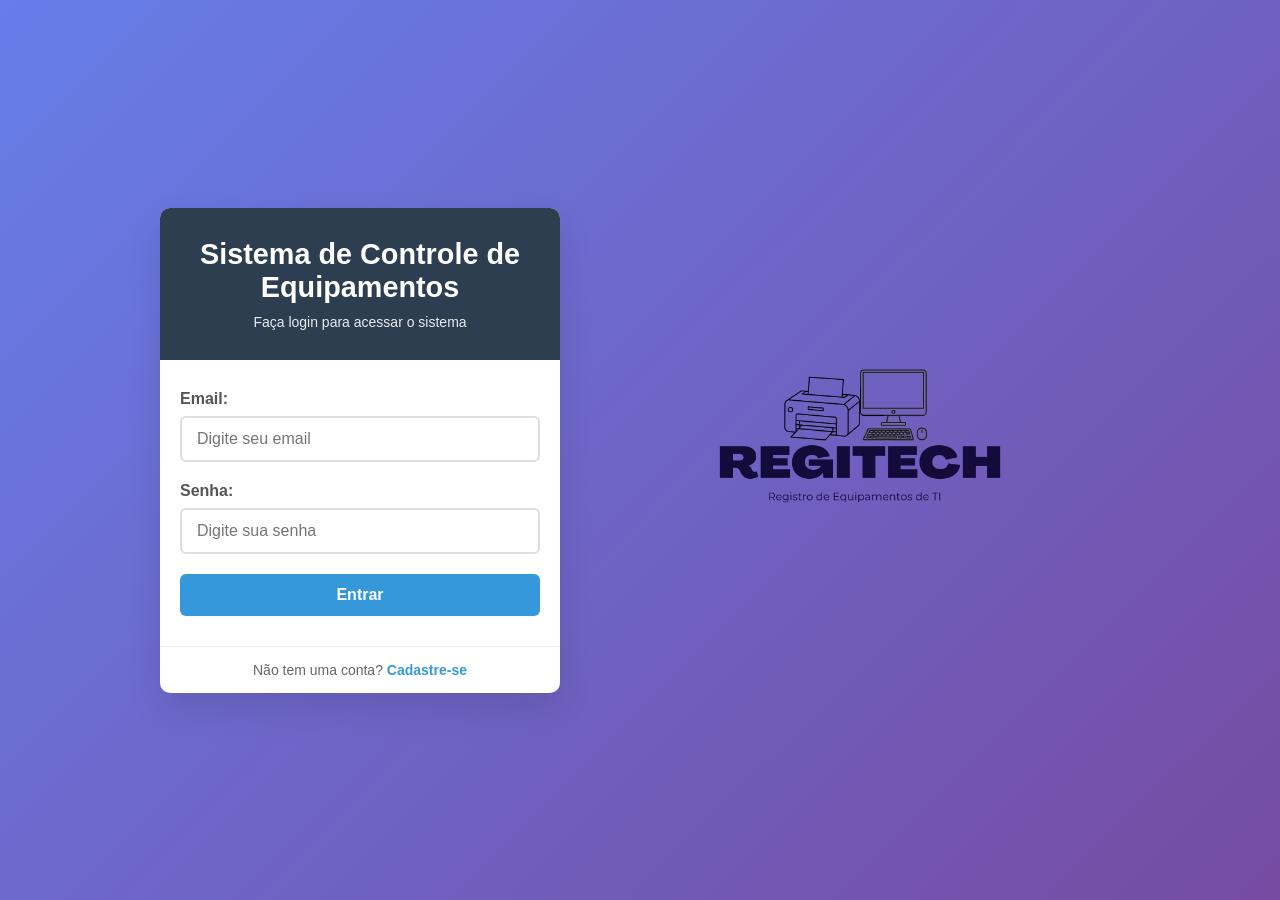
<file: index.html>
<!DOCTYPE html>
<html lang="pt-BR">

<head>
    <meta charset="UTF-8">
    <meta name="viewport" content="width=device-width, initial-scale=1.0">
    <title>Página principal - Regitech</title>
    <link rel="stylesheet" href="styles.css">
    <link rel="stylesheet" href="ai-styles.css">
</head>

<body>
    <div class="container">
        <header>
            <div class="header-content">
                <div class="logo-section">
                    <img src="Reigtech.png" alt="Reigtech Logo" class="logo">
                    <h1>Sistema de Controle de Equipamentos</h1>
                </div>
                <div class="user-info">
                    <span id="welcomeMessage"></span>
                    <button id="logoutBtn" class="logout-btn">Sair</button>
                </div>
            </div>
        </header>

        <main>
            <section class="form-section">
                <h2>Cadastrar Equipamento</h2>
                <form id="equipmentForm">
                    <div class="form-group">
                        <label for="tipo">Tipo de Equipamento:</label>
                        <select id="tipo" required>
                            <option value="">Selecione...</option>
                            <option value="computador">Computador</option>
                            <option value="monitor">Monitor</option>
                            <option value="impressora">Impressora</option>
                            <option value="periferico">Teclado</option>
                            <option value="outros">Outros</option>
                        </select>
                    </div>

                    <div class="form-group">
                        <label for="patrimonio">Número de Patrimônio:</label>
                        <input type="text" id="patrimonio" required>
                    </div>

                    <div class="form-group">
                        <label for="usuario">Usuário Responsável:</label>
                        <input type="text" id="usuario" required>
                    </div>

                    <div class="form-group">
                        <label for="localizacao">Localização:</label>
                        <input type="text" id="localizacao" required>
                    </div>

                    <div class="form-group">
                        <label for="status">Status:</label>
                        <select id="status" required>
                            <option value="">Selecione...</option>
                            <option value="em-uso">Em Uso</option>
                            <option value="manutencao">Manutenção</option>
                            <option value="disponivel">Disponível</option>
                        </select>
                    </div>

                    <button type="submit">Cadastrar Equipamento</button>
                </form>
            </section>

            <section class="list-section">
                <h2>Equipamentos Cadastrados</h2>
                <div class="filters">
                    <input type="text" id="searchInput" placeholder="Buscar por patrimônio, usuário ou localização...">
                    <select id="filterStatus">
                        <option value="">Todos os status</option>
                        <option value="em-uso">Em Uso</option>
                        <option value="manutencao">Manutenção</option>
                        <option value="disponivel">Disponível</option>
                    </select>
                    <select id="filterType">
                        <option value="">Todos os tipos</option>
                        <option value="computador">Computador</option>
                        <option value="monitor">Monitor</option>
                        <option value="impressora">Impressora</option>
                        <option value="periferico">Teclado</option>
                        <option value="outros">Outros</option>
                    </select>
                </div>
                <div id="equipmentList"></div>
            </section>
        </main>
    </div>

    <script src="script.js"></script>
    <script src="ai-assistant.js"></script>
</body>

</html>
</file>
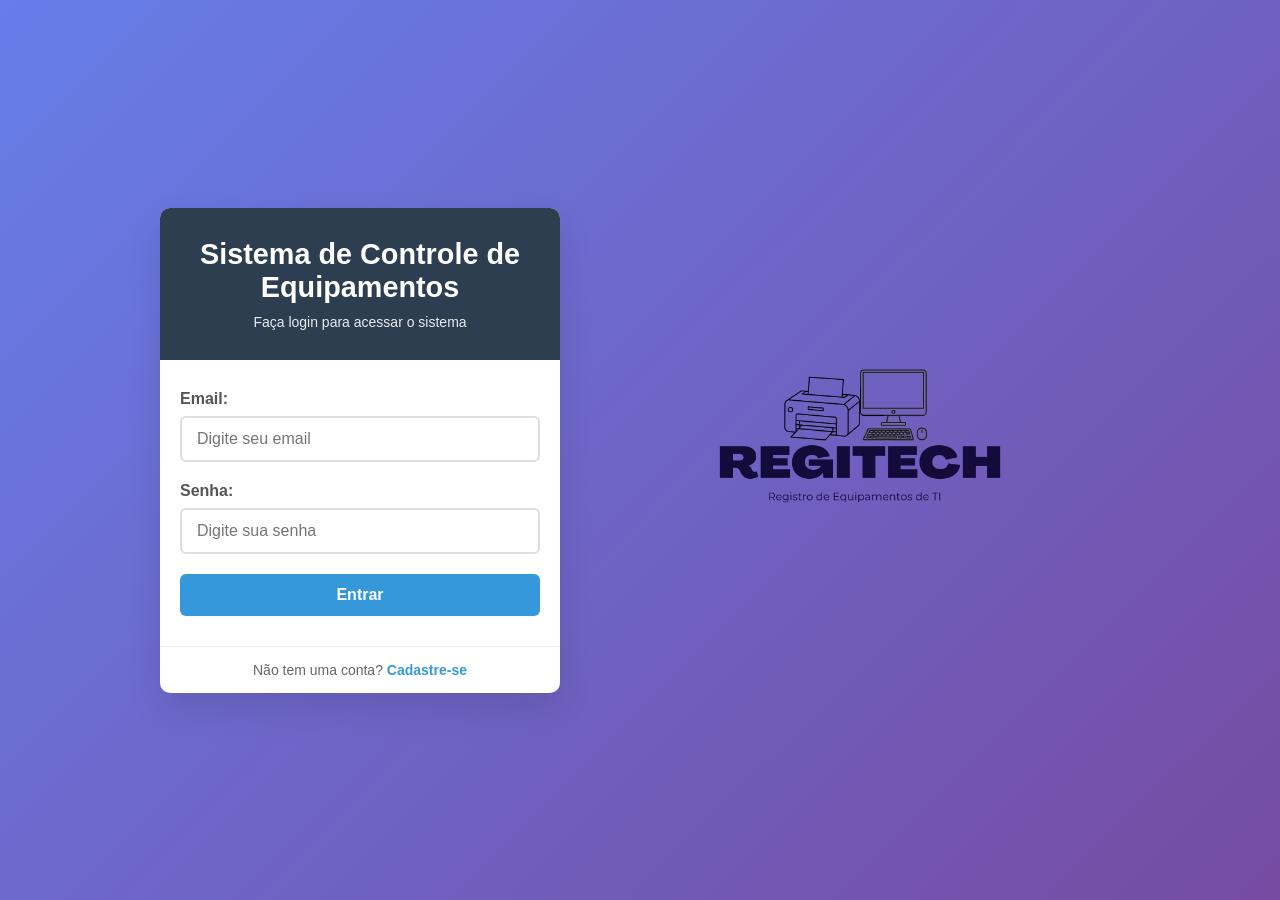
<file: login.html>
<!DOCTYPE html>
<html lang="pt-BR">

<head>
    <meta charset="UTF-8">
    <meta name="viewport" content="width=device-width, initial-scale=1.0">
    <title>Regitech - Login</title>
    <link rel="stylesheet" href="login-styles.css">
</head>

<body>
    <div class="login-container">
        <div class="login-content">
            <div class="login-box">
                <div class="login-header">
                    <h1>Sistema de Controle de Equipamentos</h1>
                    <p>Faça login para acessar o sistema</p>
                </div>

                <form id="loginForm" class="login-form">
                    <div class="form-group">
                        <label for="username">Email:</label>
                        <input type="text" id="username" required placeholder="Digite seu email">
                    </div>

                    <div class="form-group">
                        <label for="password">Senha:</label>
                        <input type="password" id="password" required placeholder="Digite sua senha">
                    </div>

                    <button type="submit" class="login-btn">Entrar</button>

                    <div id="errorMessage" class="error-message"></div>
                </form>

                <div class="login-links">
                    <p>Não tem uma conta? <a href="register.html">Cadastre-se</a></p>
                </div>
            </div>

            <div class="logo-section">
                <img src="Reigtech.png" alt="Reigtech Logo" class="login-logo">
            </div>
        </div>
    </div>

    <script src="login.js"></script>
</body>

</html>
</file>
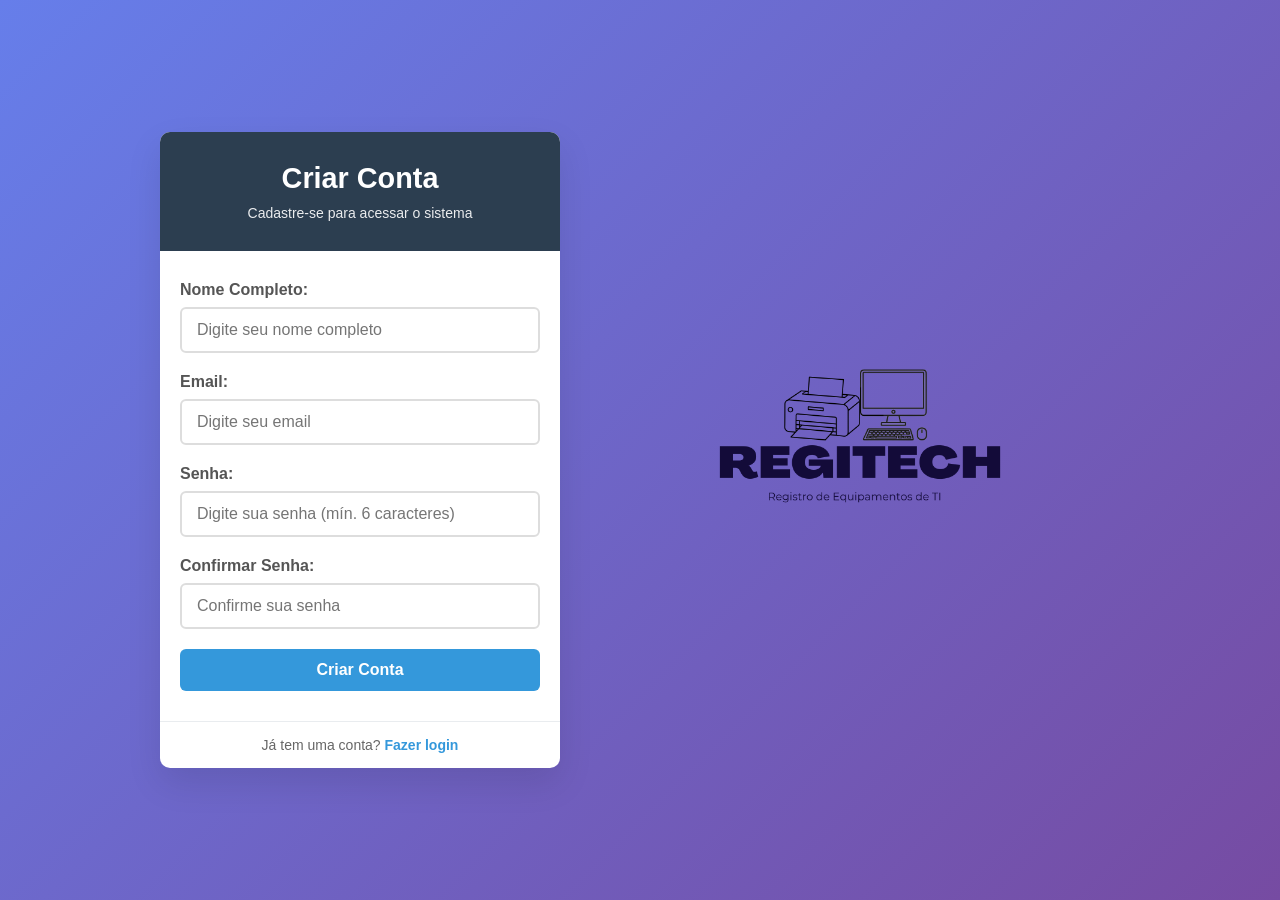
<file: register.html>
<!DOCTYPE html>
<html lang="pt-BR">

<head>
    <meta charset="UTF-8">
    <meta name="viewport" content="width=device-width, initial-scale=1.0">
    <title>Registro de usuário - Regitech</title>
    <link rel="stylesheet" href="login-styles.css">
</head>

<body>
    <div class="login-container">
        <div class="login-content">
            <div class="login-box">
                <div class="login-header">
                    <h1>Criar Conta</h1>
                    <p>Cadastre-se para acessar o sistema</p>
                </div>

                <form id="registerForm" class="login-form">
                    <div class="form-group">
                        <label for="fullName">Nome Completo:</label>
                        <input type="text" id="fullName" required placeholder="Digite seu nome completo">
                    </div>

                    <div class="form-group">
                        <label for="email">Email:</label>
                        <input type="email" id="email" required placeholder="Digite seu email">
                    </div>
                    
                    <div class="form-group">
                        <label for="password">Senha:</label>
                        <input type="password" id="password" required placeholder="Digite sua senha (mín. 6 caracteres)">
                    </div>

                    <div class="form-group">
                        <label for="confirmPassword">Confirmar Senha:</label>
                        <input type="password" id="confirmPassword" required placeholder="Confirme sua senha">
                    </div>
                    
                    <button type="submit" class="login-btn">Criar Conta</button>
                    
                    <div id="errorMessage" class="error-message"></div>
                    <div id="successMessage" class="success-message"></div>
                </form>
                
                <div class="login-links">
                    <p>Já tem uma conta? <a href="login.html">Fazer login</a></p>
                </div>
            </div>

            <div class="logo-section">
                <img src="Reigtech.png" alt="Reigtech Logo" class="login-logo">
            </div>
        </div>
    </div>
    
    <script src="register.js"></script>
</body>

</html>
</file>
<file: styles.css>
* {
    margin: 0;
    padding: 0;
    box-sizing: border-box;
}

body {
    font-family: 'Segoe UI', Tahoma, Geneva, Verdana, sans-serif;
    background-color: #f5f5f5;
    color: #333;
}

.container {
    max-width: 1200px;
    margin: 0 auto;
    padding: 20px;
}

header {
    margin-bottom: 30px;
}

.header-content {
    display: flex;
    justify-content: space-between;
    align-items: center;
    background: white;
    padding: 20px 25px;
    border-radius: 8px;
    box-shadow: 0 2px 10px rgba(0,0,0,0.1);
}

.logo-section {
    display: flex;
    align-items: center;
    gap: 15px;
}

.logo {
    height: 200px;
    width: auto;
}

.header-content h1 {
    color: #2c3e50;
    font-size: 2.5rem;
    margin: 0;
}

.user-info {
    display: flex;
    align-items: center;
    gap: 15px;
}

.user-info span {
    color: #555;
    font-weight: 600;
}

.logout-btn {
    background-color: #e74c3c;
    color: white;
    padding: 8px 16px;
    border: none;
    border-radius: 4px;
    cursor: pointer;
    font-size: 14px;
    font-weight: 600;
    transition: background-color 0.3s;
    width: auto;
}

.logout-btn:hover {
    background-color: #c0392b;
}

main {
    display: grid;
    grid-template-columns: 1fr 2fr;
    gap: 30px;
}

.form-section, .list-section {
    background: white;
    padding: 25px;
    border-radius: 8px;
    box-shadow: 0 2px 10px rgba(0,0,0,0.1);
}

.form-section h2, .list-section h2 {
    color: #34495e;
    margin-bottom: 20px;
    border-bottom: 2px solid #3498db;
    padding-bottom: 10px;
}

.form-group {
    margin-bottom: 15px;
}

.form-group label {
    display: block;
    margin-bottom: 5px;
    font-weight: 600;
    color: #555;
}

.form-group input, .form-group select {
    width: 100%;
    padding: 10px;
    border: 2px solid #ddd;
    border-radius: 4px;
    font-size: 14px;
    transition: border-color 0.3s;
}

.form-group input:focus, .form-group select:focus {
    outline: none;
    border-color: #3498db;
}

button {
    background-color: #3498db;
    color: white;
    padding: 12px 24px;
    border: none;
    border-radius: 4px;
    cursor: pointer;
    font-size: 16px;
    font-weight: 600;
    transition: background-color 0.3s;
    width: 100%;
}

button:hover {
    background-color: #2980b9;
}

.filters {
    display: grid;
    grid-template-columns: 2fr 1fr 1fr;
    gap: 10px;
    margin-bottom: 20px;
}

.filters input, .filters select {
    padding: 8px;
    border: 2px solid #ddd;
    border-radius: 4px;
}

.equipment-item {
    background: #f8f9fa;
    border: 1px solid #e9ecef;
    border-radius: 6px;
    padding: 15px;
    margin-bottom: 10px;
    transition: transform 0.2s, box-shadow 0.2s;
}

.equipment-item:hover {
    transform: translateY(-2px);
    box-shadow: 0 4px 12px rgba(0,0,0,0.1);
}

.equipment-header {
    display: flex;
    justify-content: space-between;
    align-items: center;
    margin-bottom: 10px;
}

.equipment-type {
    background: #3498db;
    color: white;
    padding: 4px 8px;
    border-radius: 4px;
    font-size: 12px;
    font-weight: 600;
    text-transform: uppercase;
}

.equipment-patrimonio {
    font-weight: 600;
    font-size: 18px;
    color: #2c3e50;
}

.equipment-details {
    display: grid;
    grid-template-columns: 1fr 1fr;
    gap: 10px;
    margin-bottom: 10px;
}

.equipment-detail {
    font-size: 14px;
}

.equipment-detail strong {
    color: #555;
}

.status {
    padding: 4px 8px;
    border-radius: 4px;
    font-size: 12px;
    font-weight: 600;
    text-transform: uppercase;
}

.status.em-uso {
    background: #e74c3c;
    color: white;
}

.status.manutencao {
    background: #f39c12;
    color: white;
}

.status.disponivel {
    background: #27ae60;
    color: white;
}

.delete-btn {
    background: #e74c3c;
    color: white;
    border: none;
    padding: 5px 10px;
    border-radius: 4px;
    cursor: pointer;
    font-size: 12px;
    width: auto;
}

.delete-btn:hover {
    background: #c0392b;
}

.no-equipment {
    text-align: center;
    color: #7f8c8d;
    font-style: italic;
    padding: 40px;
}

@media (max-width: 768px) {
    main {
        grid-template-columns: 1fr;
    }
    
    .filters {
        grid-template-columns: 1fr;
    }
    
    .equipment-details {
        grid-template-columns: 1fr;
    }
    
    .header-content {
        flex-direction: column;
        gap: 15px;
        text-align: center;
    }
    
    .logo-section {
        flex-direction: column;
        gap: 10px;
    }
    
    .header-content h1 {
        font-size: 2rem;
    }
}
</file>
<file: ai-styles.css>
/* Botao flutuante */
.ai-widget {
    position: fixed;
    top: 20px;
    right: 20px;
    z-index: 1000;
}

.ai-toggle {
    background: linear-gradient(135deg, #667eea, #764ba2);
    color: white;
    border: none;
    padding: 12px 18px;
    border-radius: 25px;
    cursor: pointer;
    display: flex;
    align-items: center;
    gap: 8px;
    font-weight: 600;
    font-size: 14px;
    box-shadow: 0 4px 15px rgba(102,126,234,0.4);
    transition: transform 0.2s, box-shadow 0.2s;
}

.ai-toggle:hover {
    transform: translateY(-2px);
    box-shadow: 0 6px 20px rgba(102,126,234,0.5);
}

/* Painel */
.ai-panel {
    position: absolute;
    top: 60px;
    right: 0;
    width: 360px;
    max-height: 80vh;
    overflow-y: auto;
    background: white;
    border-radius: 12px;
    box-shadow: 0 10px 40px rgba(0,0,0,0.2);
}

.ai-header {
    background: linear-gradient(135deg, #667eea, #764ba2);
    color: white;
    padding: 15px 20px;
    display: flex;
    justify-content: space-between;
    align-items: center;
    border-radius: 12px 12px 0 0;
    position: sticky;
    top: 0;
    z-index: 1;
}

.ai-header h3 {
    margin: 0;
    font-size: 16px;
}

.ai-close {
    background: none;
    border: none;
    color: white;
    font-size: 24px;
    cursor: pointer;
    line-height: 1;
    padding: 0 4px;
}

/* Config API Key */
.ai-config {
    padding: 15px 20px;
    border-bottom: 1px solid #eee;
    background: #f8f9fa;
}

.ai-config label {
    font-weight: 600;
    color: #2c3e50;
    font-size: 13px;
    display: block;
    margin-bottom: 8px;
}

#apiKeyInput {
    flex: 1 1 auto !important;
    min-width: 0 !important;
    width: auto !important;
    padding: 8px 12px !important;
    border: 2px solid #ddd !important;
    border-radius: 6px !important;
    font-size: 13px !important;
    outline: none !important;
    box-sizing: border-box !important;
}

#apiKeyInput:focus {
    border-color: #667eea !important;
}

#saveApiKey {
    flex: 0 0 auto !important;
    width: auto !important;
    background: #667eea !important;
    color: white !important;
    border: none !important;
    padding: 8px 16px !important;
    border-radius: 6px !important;
    cursor: pointer !important;
    font-size: 13px !important;
    font-weight: 600 !important;
    white-space: nowrap !important;
}

#saveApiKey:hover {
    background: #5a6fd8 !important;
}

.ai-config small {
    display: block;
    margin-top: 8px;
    font-size: 12px;
    color: #555;
}

/* Botoes de funcionalidade */
.ai-features {
    padding: 15px 20px;
    border-bottom: 1px solid #eee;
}

.ai-features h4 {
    margin: 0 0 12px 0;
    color: #2c3e50;
    font-size: 15px;
    font-weight: 700;
    border-bottom: 2px solid #667eea;
    padding-bottom: 6px;
}

.ai-feature-btn {
    display: block;
    width: 100%;
    background: white;
    border: 2px solid #667eea;
    color: #2c3e50;
    padding: 12px 16px;
    margin-bottom: 8px;
    border-radius: 8px;
    cursor: pointer;
    text-align: left;
    font-size: 14px;
    font-weight: 600;
    transition: all 0.2s;
    box-sizing: border-box;
}

.ai-feature-btn:hover {
    background: #667eea;
    color: white;
    transform: translateY(-1px);
}

/* Resultados */
.ai-results {
    padding: 15px 20px;
}

.ai-result-box h4 {
    color: #2c3e50;
    margin: 0 0 12px 0;
    font-size: 15px;
}

.ai-result-box small {
    display: block;
    color: #888;
    font-size: 12px;
    margin-bottom: 10px;
}

.ai-stats-grid {
    display: grid;
    grid-template-columns: repeat(4, 1fr);
    gap: 8px;
    margin-bottom: 15px;
}

.ai-stat {
    background: #f0f4ff;
    border: 1px solid #667eea;
    border-radius: 8px;
    padding: 10px 5px;
    text-align: center;
    font-size: 11px;
    color: #555;
}

.ai-stat span {
    display: block;
    font-size: 22px;
    font-weight: bold;
    color: #667eea;
}

.ai-text {
    font-size: 13px;
    line-height: 1.6;
    color: #333;
    background: #f8f9fa;
    padding: 12px;
    border-radius: 8px;
    border-left: 3px solid #667eea;
    margin-top: 10px;
}

.ai-download-btn {
    margin-top: 12px;
    background: #27ae60;
    color: white;
    border: none;
    padding: 10px 20px;
    border-radius: 6px;
    cursor: pointer;
    font-size: 13px;
    font-weight: 600;
    display: block;
    width: 100%;
}

.ai-download-btn:hover {
    background: #219a52;
}

.ai-loading {
    text-align: center;
    color: #667eea;
    padding: 20px;
    font-style: italic;
}

.ai-error {
    background: #fdecea;
    color: #c0392b;
    padding: 12px;
    border-radius: 6px;
    border-left: 3px solid #c0392b;
    font-size: 13px;
}

.ai-info {
    background: #e3f2fd;
    color: #1565c0;
    padding: 12px;
    border-radius: 6px;
    font-size: 13px;
}

/* Chat tela cheia */
.chat-fullscreen {
    position: fixed;
    top: 0;
    left: 0;
    right: 0;
    bottom: 0;
    background: #f0f2f5;
    z-index: 2000;
    flex-direction: column;
}

.chat-fullscreen-header {
    background: linear-gradient(135deg, #667eea, #764ba2);
    color: white;
    padding: 16px 24px;
    display: flex;
    justify-content: space-between;
    align-items: center;
    box-shadow: 0 2px 10px rgba(0,0,0,0.2);
    flex-shrink: 0;
}

.chat-fullscreen-header h2 {
    margin: 0;
    font-size: 20px;
}

.chat-fullscreen-header button {
    background: rgba(255,255,255,0.2);
    color: white;
    border: none;
    padding: 8px 16px;
    border-radius: 20px;
    cursor: pointer;
    font-size: 14px;
    font-weight: 600;
    transition: background 0.2s;
}

.chat-fullscreen-header button:hover {
    background: rgba(255,255,255,0.35);
}

.chat-fullscreen-messages {
    flex: 1;
    overflow-y: auto;
    padding: 24px;
    display: flex;
    flex-direction: column;
    gap: 12px;
    max-width: 800px;
    width: 100%;
    margin: 0 auto;
    box-sizing: border-box;
}

.chat-msg {
    max-width: 70%;
    padding: 12px 16px;
    border-radius: 18px;
    font-size: 15px;
    line-height: 1.5;
    word-wrap: break-word;
}

.chat-msg.user {
    background: #667eea;
    color: white;
    align-self: flex-end;
    border-bottom-right-radius: 4px;
}

.chat-msg.bot {
    background: white;
    color: #333;
    align-self: flex-start;
    border-bottom-left-radius: 4px;
    box-shadow: 0 2px 8px rgba(0,0,0,0.08);
}

.chat-fullscreen-input {
    padding: 16px 24px;
    background: white;
    border-top: 1px solid #e0e0e0;
    display: flex;
    gap: 12px;
    max-width: 800px;
    width: 100%;
    margin: 0 auto;
    box-sizing: border-box;
    flex-shrink: 0;
}

#chatInput {
    flex: 1 1 auto !important;
    min-width: 0 !important;
    width: auto !important;
    padding: 12px 18px !important;
    border: 2px solid #ddd !important;
    border-radius: 25px !important;
    font-size: 15px !important;
    outline: none !important;
    box-sizing: border-box !important;
}

#chatInput:focus {
    border-color: #667eea !important;
}

#chatSend {
    flex: 0 0 auto !important;
    width: auto !important;
    background: #667eea !important;
    color: white !important;
    border: none !important;
    padding: 12px 24px !important;
    border-radius: 25px !important;
    cursor: pointer !important;
    font-size: 15px !important;
    font-weight: 600 !important;
    white-space: nowrap !important;
}

#chatSend:hover {
    background: #5a6fd8 !important;
}

/* Mobile */
@media (max-width: 768px) {
    .ai-panel { width: calc(100vw - 30px); right: -10px; }
    .ai-stats-grid { grid-template-columns: repeat(2, 1fr); }
    .chat-msg { max-width: 85%; }
    .chat-fullscreen-messages,
    .chat-fullscreen-input { padding: 16px; }
}
</file>
<file: login-styles.css>
* {
    margin: 0;
    padding: 0;
    box-sizing: border-box;
}

body {
    font-family: 'Segoe UI', Tahoma, Geneva, Verdana, sans-serif;
    background: linear-gradient(135deg, #667eea 0%, #764ba2 100%);
    min-height: 100vh;
    display: flex;
    align-items: center;
    justify-content: center;
}

.login-container {
    width: 100%;
    max-width: 1000px;
    padding: 20px;
}

.login-content {
    display: flex;
    align-items: center;
    gap: 40px;
    min-height: 600px;
}

.logo-section {
    flex: 1;
    display: flex;
    justify-content: center;
    align-items: center;
}

.login-logo {
    height: 300px;
    width: auto;
}

.login-box {
    flex: 1;
    background: white;
    border-radius: 10px;
    box-shadow: 0 15px 35px rgba(0, 0, 0, 0.1);
    overflow: hidden;
    max-width: 400px;
}

.login-header {
    background: #2c3e50;
    color: white;
    padding: 30px 20px;
    text-align: center;
}

.login-header h1 {
    font-size: 1.8rem;
    margin-bottom: 10px;
}

.login-header p {
    opacity: 0.9;
    font-size: 14px;
}

.login-form {
    padding: 30px 20px;
}

.form-group {
    margin-bottom: 20px;
}

.form-group label {
    display: block;
    margin-bottom: 8px;
    font-weight: 600;
    color: #555;
}

.form-group input {
    width: 100%;
    padding: 12px 15px;
    border: 2px solid #ddd;
    border-radius: 6px;
    font-size: 16px;
    transition: border-color 0.3s, box-shadow 0.3s;
}

.form-group input:focus {
    outline: none;
    border-color: #3498db;
    box-shadow: 0 0 0 3px rgba(52, 152, 219, 0.1);
}

.login-btn {
    width: 100%;
    background: #3498db;
    color: white;
    padding: 12px;
    border: none;
    border-radius: 6px;
    font-size: 16px;
    font-weight: 600;
    cursor: pointer;
    transition: background-color 0.3s, transform 0.2s;
}

.login-btn:hover {
    background: #2980b9;
    transform: translateY(-1px);
}

.login-btn:active {
    transform: translateY(0);
}

.error-message {
    margin-top: 15px;
    padding: 10px;
    background: #e74c3c;
    color: white;
    border-radius: 4px;
    font-size: 14px;
    text-align: center;
    display: none;
}

.error-message.show {
    display: block;
    animation: shake 0.5s ease-in-out;
}

.success-message {
    margin-top: 15px;
    padding: 10px;
    background: #27ae60;
    color: white;
    border-radius: 4px;
    font-size: 14px;
    text-align: center;
    display: none;
}

.success-message.show {
    display: block;
    animation: fadeIn 0.3s ease-in-out;
}

.login-links {
    text-align: center;
    padding: 15px 20px;
    border-top: 1px solid #e9ecef;
}

.login-links p {
    margin: 0;
    color: #666;
    font-size: 14px;
}

.login-links a {
    color: #3498db;
    text-decoration: none;
    font-weight: 600;
}

.login-links a:hover {
    text-decoration: underline;
}



@keyframes shake {
    0%, 100% { transform: translateX(0); }
    25% { transform: translateX(-5px); }
    75% { transform: translateX(5px); }
}

@keyframes fadeIn {
    from { opacity: 0; transform: translateY(-10px); }
    to { opacity: 1; transform: translateY(0); }
}

@media (max-width: 480px) {
    .login-container {
        padding: 10px;
    }
    
    .login-content {
        flex-direction: column;
        gap: 20px;
    }
    
    .logo-section {
        order: 2;
    }
    
    .login-box {
        order: 1;
        max-width: 100%;
    }
    
    .login-logo {
        height: 200px;
    }
    
    .login-header {
        padding: 20px 15px;
    }
    
    .login-header h1 {
        font-size: 1.5rem;
    }
    
    .login-form {
        padding: 20px 15px;
    }
}
</file>
